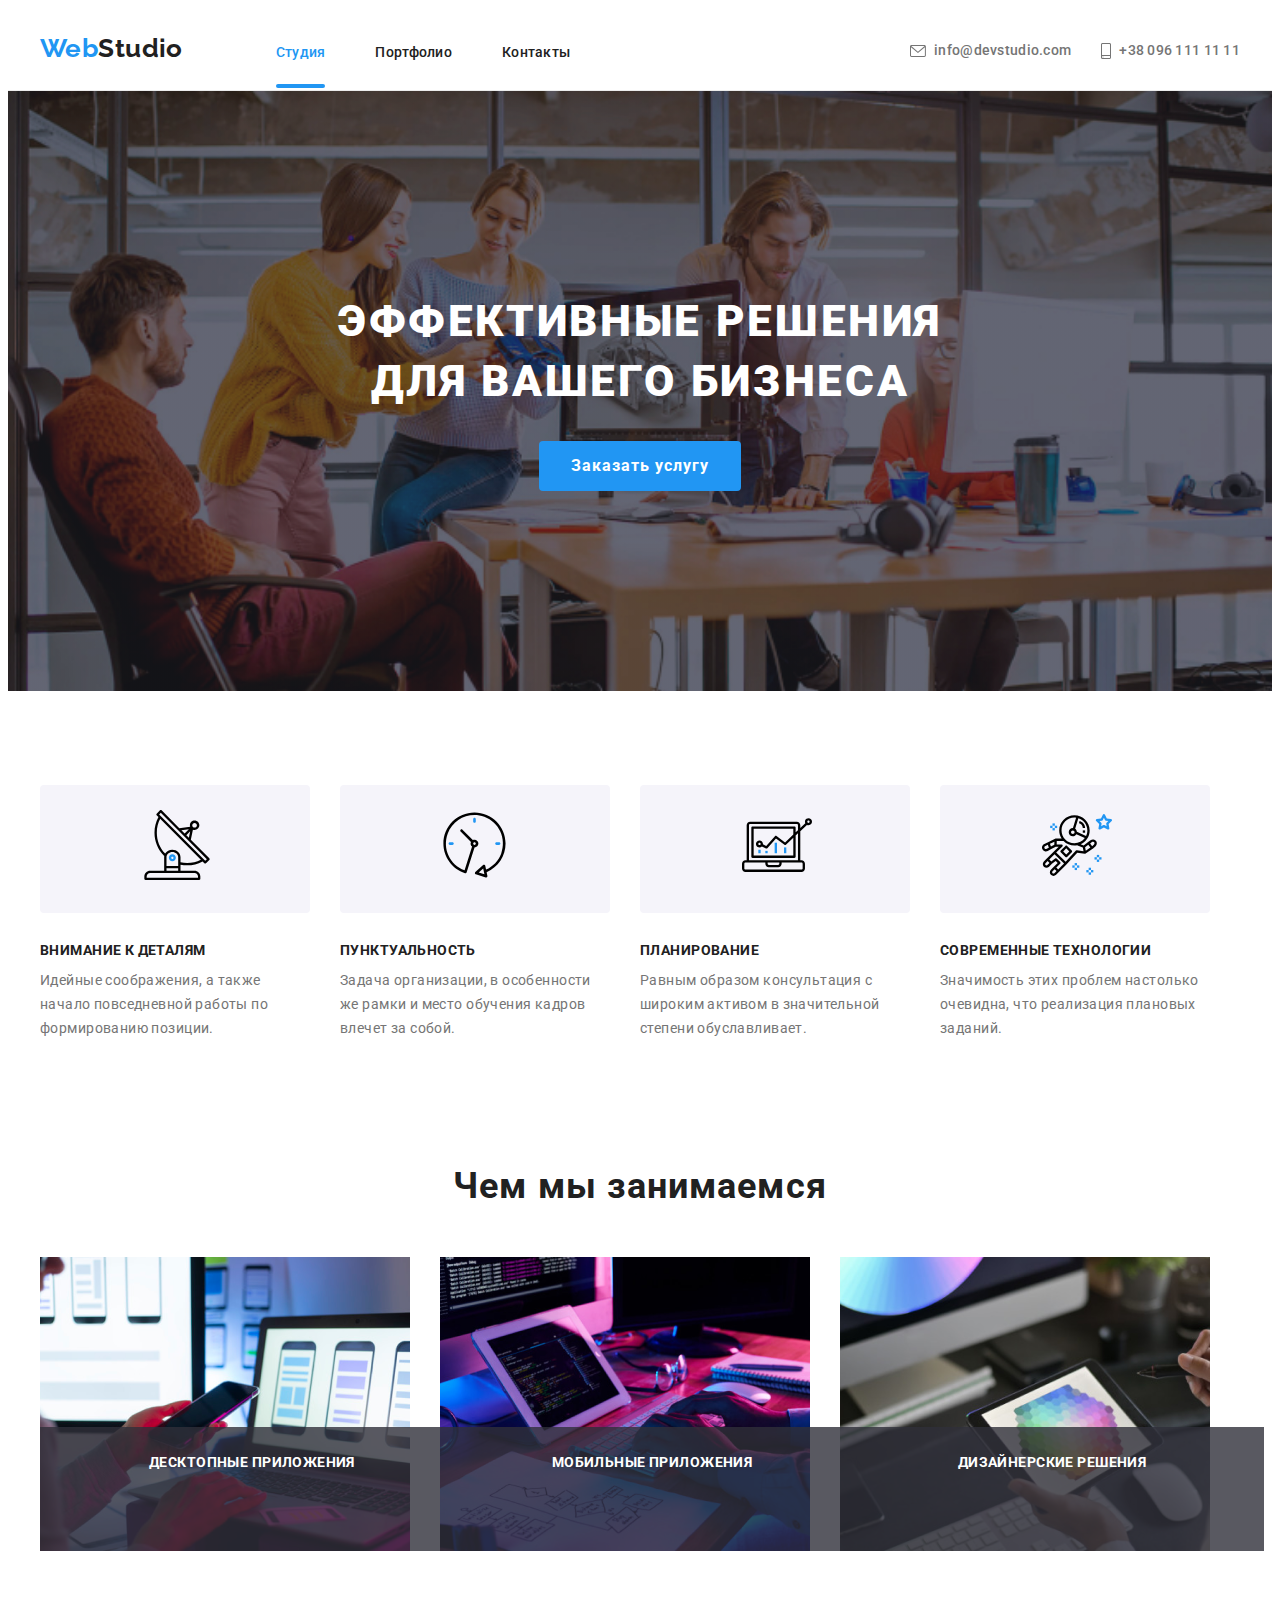
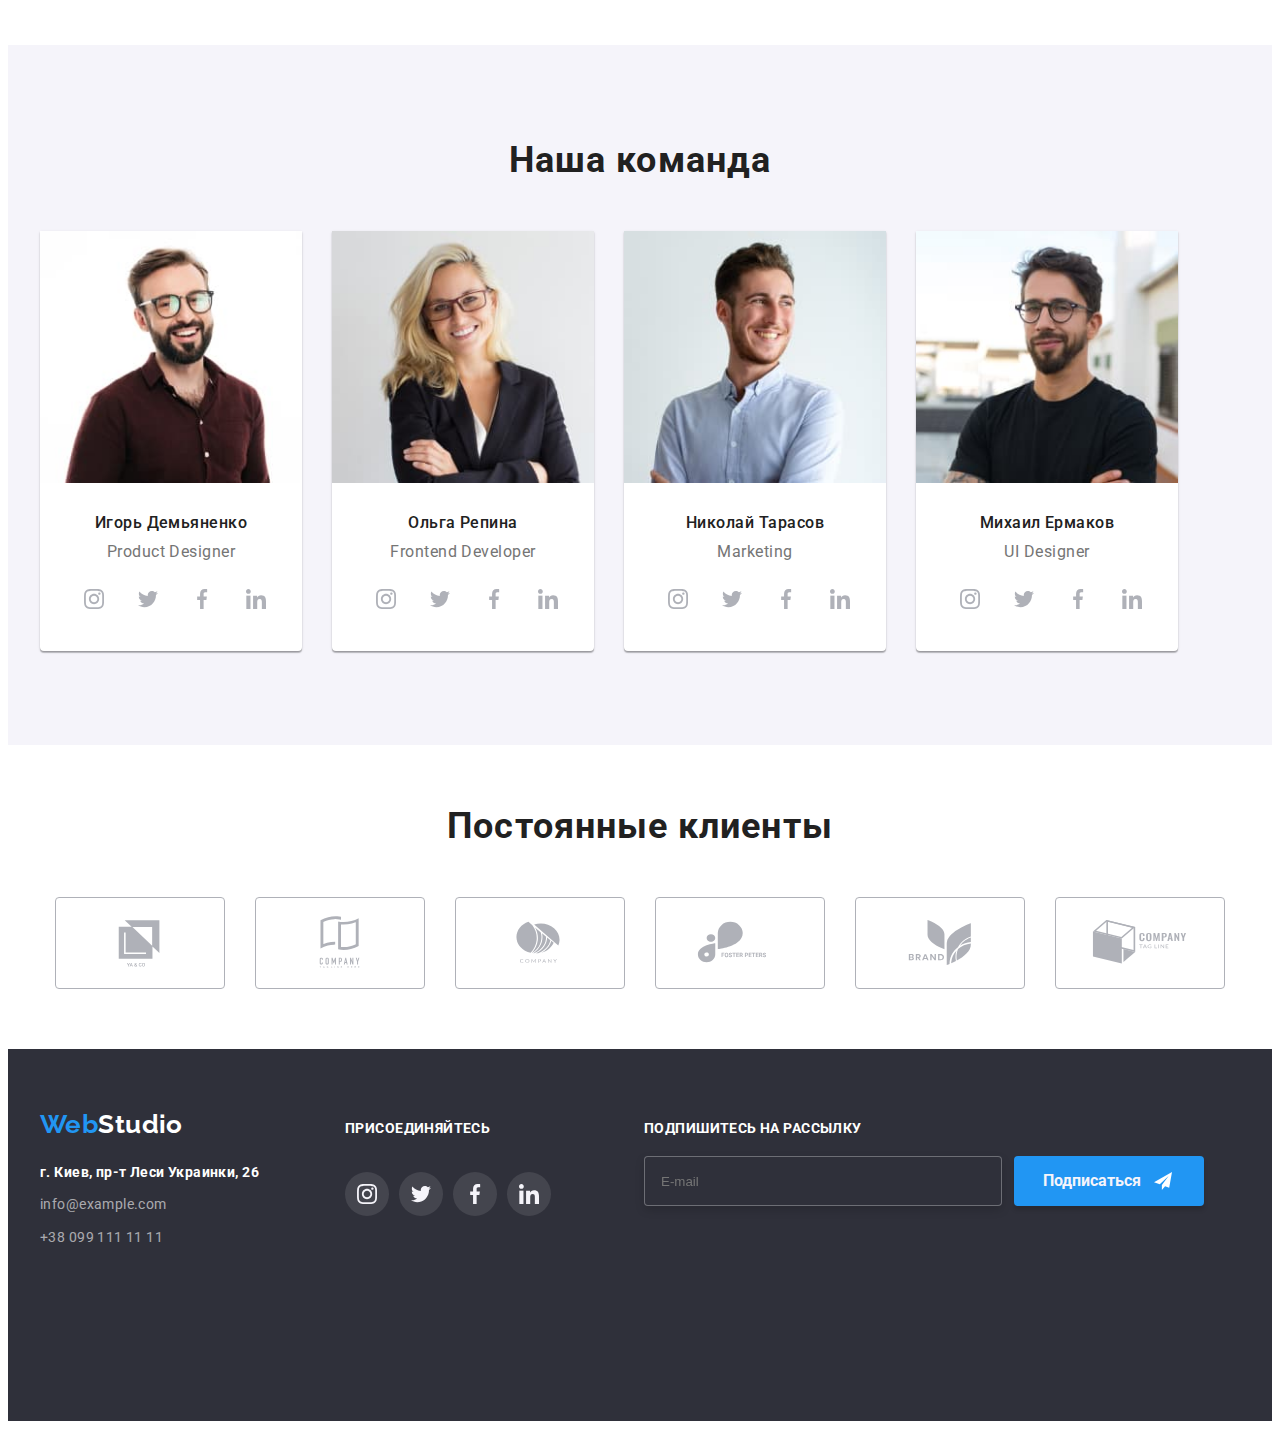
<file: index.html>
<!DOCTYPE html>
<html lang="ru">
<head>
    <meta charset="UTF-8">
    <meta name="viewport" content="width=device-width, initial-scale=1.0">
    <title>Студия</title>
    <link rel="preconnect" href="https://fonts.gstatic.com">
    <link 
    href="https://fonts.googleapis.com/css2?family=Raleway:wght@700&family=Roboto:wght@400;500;700;900&display=swap"
    rel="stylesheet">
    <link rel="stylesheet" href="https://cdnjs.cloudflare.com/ajax/libs/modern-normalize/1.1.0/modern-normalize.min.css" 
        integrity="sha512-wpPYUAdjBVSE4KJnH1VR1HeZfpl1ub8YT/NKx4PuQ5NmX2tKuGu6U/JRp5y+Y8XG2tV+wKQpNHVUX03MfMFn9Q==" 
        crossorigin="anonymous" referrerpolicy="no-referrer" />
    <link rel="stylesheet" href="./css/main.min.css" />
</head>
<body>
   <header class="header">
            <div class="container header-container">
              <nav class="navigation">
                <a class="logo link" href="./index.html" lang="en"><span class="accent">Web</span>Studio</a>
                <ul class="menu list">
                  <li class="menu__item">
                    <a class="menu__link link current transition" href="./index.html">Студия</a>
                  </li>
                  <li class="menu__item">
                    <a class="menu__link link transition" href="./portfolio.html">Портфолио</a>
                  </li>
                  <li class="menu__item">
                    <a class="menu__link link transition" href="#">Контакты</a>
                  </li>
                </ul>
              </nav>
              <button type="button" class="burger-btn" data-menu-open>
                <svg class="burger-btn__icon">
                  <use href="./images/svg/sprite.svg#icon-menu"></use>
                </svg>
              </button>
              <ul class="header-contacts list">
                <li class="header-contacts__item">
                  <a class="header-contacts__link link transition" href="mailto:info@devstudio.com">
                    <svg class="header-contacts__icon transition" width="16" height="12">
                      <use href="./images/svg/sprite.svg#icon-envelope"></use>
                    </svg>
                    info@devstudio.com
                  </a>
                </li>
                <li class="header-contacts__item">
                  <a class="header-contacts__link link transition" href="tel:+380961111111">
                    <svg class="header-contacts__icon transition" width="10" height="16">
                      <use href="./images/svg/sprite.svg#icon-smartphone"></use>
                    </svg>
                    +38 096 111 11 11
                  </a>
                </li>
              </ul>
            </div>
            <div class="mobile-menu transition" data-menu>
              <div class="container mobile-menu__container">
                <button type="button" class="mobile-menu__close-btn" data-menu-close>
                  <svg class="mobile-menu__icon">
                    <use href="./images/svg/sprite.svg#icon-close"></use>
                  </svg>
                </button>
      
                <ul class="nav-list list">
                  <li class="nav-list__item">
                    <a class="nav-list__link link current" href="./index.html">Студия</a>
                  </li>
                  <li class="nav-list__item">
                    <a class="nav-list__link link" href="./portfolio.html">Портфолио</a>
                  </li>
                  <li class="nav-list__item">
                    <a class="nav-list__link link" href="">Контакты</a>
                  </li>
                </ul>
      
                <ul class="contacts-list list">
                  <li class="contacts-list__item">
                    <a class="contacts-list__link contacts-list__link-tel link" href="tel:+380961111111"
                      >+38 096 111 11 11</a
                    >
                  </li>
                  <li class="contacts-list__item">
                    <a class="contacts-list__link link" href="mailto:info@devstudio.com"
                      >info@devstudio.com</a
                    >
                  </li>
                </ul>
      
                <ul class="media-list list">
                  <li class="media-list__item">
                    <a class="media-list__link link" href="">Instagram</a>
                  </li>
                  <li class="media-list__item">
                    <a class="media-list__link link" href="">Twitter</a>
                  </li>
                  <li class="media-list__item">
                    <a class="media-list__link link" href="">Facebook</a>
                  </li>
                  <li class="media-list__item">
                    <a class="media-list__link link" href="">LinkedIn</a>
                  </li>
                </ul>
              </div>
            </div>
          </header>
        <!--HERO-->
        <section class="hero">
            <h1 class="hero-title">эффективные решения <br> для вашего бизнеса</h1>
            <button class="main-btn" type="button" data-modal-open>Заказать услугу</button>
     </section>
        <!--COMPANY ADVANTAGES-->
        <section class="advantages">
            <div class="container">
                <ul class="advantages__list list">
                    <li class="advantages__list-item">
                        <a href="" class="advantages__list-link-icon">
                            <svg class="advantages__list-img" width="70" height="70">
                                <use href="./images/sprite-3.svg#icon-antenna-1"></use>
                            </svg>
                        </a>
                        <h3 class="advantages__list-subtitle">внимание к деталям</h3>
                    <p class="advantages__list-desc"> Идейные соображения, а также начало повседневной работы по формированию позиции.</p>
                    </li>
                    <li class="advantages__list-item">
                        <a href="" class="advantages__list-link-icon">
                            <svg class="advantages__list-img" width="65" height="70">
                                <use href="./images/sprite-3.svg#icon-clock-1"></use>
                            </svg>
                        </a>
                        <h3 class="advantages__list-subtitle"> пунктуальность</h3>
                        <p class="advantages__list-desc">  Задача организации, в особенности же рамки и место обучения кадров влечет за собой.</p>
                    </li>
                    <li class="advantages__list-item">
                        <a href="" class="advantages__list-link-icon">
                            <svg class="advantages__list-img" width="70" height="53,69">
                                <use href="./images/sprite-3.svg#icon-diagram-1"></use>
                            </svg>
                        </a>
                        <h3 class="advantages__list-subtitle">планирование</h3>
                    <p class="advantages__list-desc">Равным образом консультация с широким активом в значительной степени обуславливает.</p>
                    </li>
                    <li class="advantages__list-item">
                        <a href="" class="advantages__list-link-icon">
                            <svg class="advantages__list-img" width="70" height="70">
                                <use href="./images/sprite-3.svg#icon-astronaut-1"></use>
                            </svg>
                        </a>
                        <h3 class="advantages__list-subtitle">современные технологии</h3>
                        <p class="advantages__list-desc">Значимость этих проблем настолько очевидна, что реализация плановых заданий.</p>
                    </li>
            </div>
            
        </section>
        <!--COMPANY SERVICES-->
        <section class="services">
           <div class="container">
            <h2 class="services__title">Чем мы занимаемся</h2>
            <ul class="services__list list">
                <li class="services__list-item">
                    <img class="services__list-img" src="./images/services/service1.png" width="370" height="294" alt="руки за компьютером">
                    <div class="service__list-overlay">
                        <h3 class="service__list-overlay-title">Десктопные приложения</h3>
                    </div>
                </li>
                <li class="services__list-item">
                    <img class="services__list-img" src="./images/services/service2.png" width="370" height="294" alt="работа над приложением для смартфонов">
                    <div class="service__list-overlay">
                        <h3 class="service__list-overlay-title">Мобильные приложения</h3>
                    </div>
                </li>
                 <li class="services__list-item">
                    <img class="services__list-img" src="./images/services/service3.png" width="370" height="294" alt="работа с графикой">
                    <div class="service__list-overlay">
                        <h3 class="service__list-overlay-title">Дизайнерские решения</h3>
                    </div>
                </li>
            </ul>
           </div>
        </section>
        <!--COMPANY TEAM-->
        <section class="team">
            <div class="container">
                <h2 class="team__title">Наша команда</h2>
            <ul class="team__list list">
                <li class="team__list-item">
                    <picture>
                        <source srcset="./images/team/team-1-desktop.jpg 1x, ./images/team/team-1-desktop@2x.jpg 2x" media="(min-width: 1200px)">
                        <source srcset="./images/team/team-1-tablet.jpg 1x, ./images/team/team-1-tablet@2x.jpg 2x" media="(min-width: 768px)">
                        <source srcset="./images/team/team-1-mobile.jpg 1x, ./images/team/team-1-mobile@2x.jpg 2x" media="(min-width: 320px)">
                        <img src="./images/team/team-1-mobile.jpg" alt="фото продакт дизайнера" class="team__list-image">
                    </picture>      
                        <h3 class="team__list-name"> Игорь Демьяненко</h3>
                    <p class="team__list-desc" lang="en">Product Designer</p>
                    <ul class="social-list list">
                        <li class="social-list__item">
                            <a href="" class="social-list__link">
                                <svg class="social-list__icon">
                                    <use href="./images/sprite.svg#icon-instagram"></use>
                                </svg>
                            </a>
                        </li>
                        <li class="social-list__item">
                            <a href="" class="social-list__link">
                                <svg class="social-list__icon">
                                    <use href="./images/sprite.svg#icon-twitter"></use>
                                </svg>
                            </a>
                        </li>
                        <li class="social-list__item">
                            <a href="" class="social-list__link">
                                <svg class="social-list__icon">
                                    <use href="./images/sprite.svg#icon-facebook"></use>
                                </svg>
                            </a>
                        </li>
                        <li class="social-list__item">
                            <a href="" class="social-list__link">
                                <svg class="social-list__icon">
                                    <use href="./images/sprite.svg#icon-linkedin"></use>
                                </svg>
                            </a>
                        </li>

                    </ul>
                </li>
                <li class="team__list-item">
                    <picture>
                        <source srcset="./images/team/team-2-desktop.jpg 1x, ./images/team/team-2-desktop@2x.jpg 2x" media="(min-width: 1200px)">
                        <source srcset="./images/team/team-2-tablet.jpg 1x, ./images/team/team-2-tablet@2x.jpg 2x" media="(min-width: 768px)">
                        <source srcset="./images/team/team-2-mobile.jpg 1x, ./images/team/team-2-mobile@2x.jpg 2x" media="(min-width: 320px)">
                        <img src="./images/team/team-2-mobile.jpg" alt="фото фронтенд разработчика" class="team__list-image">
                    </picture>
                    <h3 class="team__list-name">Ольга Репина</h3>
                    <p class="team__list-desc" lang="en">Frontend Developer</p>
                    <ul class="social-list list">
                        <li class="social-list__item">
                            <a href="" class="social-list__link">
                                <svg class="social-list__icon">
                                    <use href="./images/sprite.svg#icon-instagram"></use>
                                </svg>
                            </a>
                        </li>
                        <li class="social-list__item">
                            <a href="" class="social-list__link">
                                <svg class="social-list__icon">
                                    <use href="./images/sprite.svg#icon-twitter"></use>
                                </svg>
                            </a>
                        </li>
                        <li class="social-list__item">
                            <a href="" class="social-list__link">
                                <svg class="social-list__icon">
                                    <use href="./images/sprite.svg#icon-facebook"></use>
                                </svg>
                            </a>
                        </li>
                        <li class="social-list__item">
                            <a href="" class="social-list__link">
                                <svg class="social-list__icon">
                                    <use href="./images/sprite.svg#icon-linkedin"></use>
                                </svg>
                            </a>
                        </li>

                    </ul>
                </li>
                <li class="team__list-item">
                    <picture>
                        <source srcset="./images/team/team-3-desktop.jpg 1x, ./images/team/team-3-desktop@2x.jpg 2x" media="(min-width: 1200px)">
                        <source srcset="./images/team/team-3-tablet.jpg 1x, ./images/team/team-3-tablet@2x.jpg 2x" media="(min-width: 768px)">
                        <source srcset="./images/team/team-3-mobile.jpg 1x, ./images/team/team-3-mobile@2x.jpg 2x" media="(min-width: 320px)">
                        <img src="./images/team/team-3-mobile.jpg" alt="фото маркетолога" class="team__list-image">
                    </picture>
                    <h3 class="team__list-name">Николай Тарасов</h3>
                    <p class="team__list-desc" lang="en">Marketing</p>
                    <ul class="social-list list">
                        <li class="social-list__item">
                            <a href="" class="social-list__link">
                                <svg class="social-list__icon">
                                    <use href="./images/sprite.svg#icon-instagram"></use>
                                </svg>
                            </a>
                        </li>
                        <li class="social-list__item">
                            <a href="" class="social-list__link">
                                <svg class="social-list__icon">
                                    <use href="./images/sprite.svg#icon-twitter"></use>
                                </svg>
                            </a>
                        </li>
                        <li class="social-list__item">
                            <a href="" class="social-list__link">
                                <svg class="social-list__icon">
                                    <use href="./images/sprite.svg#icon-facebook"></use>
                                </svg>
                            </a>
                        </li>
                        <li class="social-list__item">
                            <a href="" class="social-list__link">
                                <svg class="social-list__icon">
                                    <use href="./images/sprite.svg#icon-linkedin"></use>
                                </svg>
                            </a>
                        </li>

                    </ul>
                   </li>
                <li class="team__list-item">
                    <picture>
                        <source srcset="./images/team/team-4-desktop.jpg 1x, ./images/team/team-4-desktop@2x.jpg 2x" media="(min-width: 1200px)">
                        <source srcset="./images/team/team-4-tablet.jpg 1x, ./images/team/team-4-tablet@2x.jpg 2x" media="(min-width: 768px)">
                        <source srcset="./images/team/team-4-mobile.jpg 1x, ./images/team/team-4-mobile@2x.jpg 2x" media="(min-width: 320px)">
                        <img src="./images/team/team-4-mobile.jpg" alt="фото дизайнера пользовательских интерфейсов" class="team__list-image">
                    </picture>   
                    <h3 class="team__list-name">Михаил Ермаков</h3>
                    <p class="team__list-desc" lang="en">UI Designer</p>
                    <ul class="social-list list">
                        <li class="social-list__item">
                            <a href="" class="social-list__link">
                                <svg class="social-list__icon">
                                    <use href="./images/sprite.svg#icon-instagram"></use>
                                </svg>
                            </a>
                        </li>
                        <li class="social-list__item">
                            <a href="" class="social-list__link">
                                <svg class="social-list__icon">
                                    <use href="./images/sprite.svg#icon-twitter"></use>
                                </svg>
                            </a>
                        </li>
                        <li class="social-list__item">
                            <a href="" class="social-list__link">
                                <svg class="social-list__icon">
                                    <use href="./images/sprite.svg#icon-facebook"></use>
                                </svg>
                            </a>
                        </li>
                        <li class="social-list__item">
                            <a href="" class="social-list__link">
                                <svg class="social-list__icon">
                                    <use href="./images/sprite.svg#icon-linkedin"></use>
                                </svg>
                            </a>
                        </li>

                    </ul>
                </li>
            </ul>
            </div>
        </section>
    </main>
    <!--CUSTOMERS-->
    <section class="customers">
        <div class="container">
            <h2 class="customers__title">Постоянные клиенты</h2>
            <ul class="customers__list list">
                <li class="customers__list-item">
                    <a href="" class="customers__list-link">
                        <svg class="customers__list-img">
                            <use href="./images/sprite.svg#icon-Logo"></use>
                        </svg>
                    </a>
                </li>
                <li class="customers__list-item">
                    <a href="" class="customers__list-link">
                        <svg class="customers__list-img">
                            <use href="./images/sprite.svg#icon-Logo-1"></use>
                        </svg>
                    </a>
                </li>
                <li class="customers__list-item">
                    <a href="" class="customers__list-link">
                        <svg class="customers__list-img">
                            <use href="./images/sprite.svg#icon-Logo-2"></use>
                        </svg>
                    </a>
                </li>
                <li class="customers__list-item">
                    <a href="" class="customers__list-link">
                        <svg class="customers__list-img">
                            <use href="./images/sprite.svg#icon-Logo-3"></use>
                        </svg>
                    </a>
                </li>
                <li class="customers__list-item">
                    <a href="" class="customers__list-link">
                        <svg class="customers__list-img">
                            <use href="./images/sprite.svg#icon-Logo-4"></use>
                        </svg>
                    </a>
                </li>
                <li class="customers__list-item">
                    <a href="" class="customers__list-link">
                        <svg class="customers__list-img">
                            <use href="./images/sprite.svg#icon-Logo-5"></use>
                        </svg>
                    </a>
                </li>
            </ul>
        </div>

    </section>
    <!--FOOTER-->
    <footer class="footer">
        <div class="container">
            <div class="content-wrapper">
                <div class="footer-address">
                    <a class="logo link" href="./index.html" lang="en"><span class="accent">Web</span><span class="logo-reverse">Studio</span></a>
                <address class="adress">
                    <ul class="adress__list list">
                        <li class="adress__list-item">
                            <a class="adress__link-main link" href="https://goo.gl/maps/fexX8swV8cYwK8N79" target="_blank" rel="noopener noreferrer"><b>г. Киев, пр-т Леси Украинки, 26</b></a>
                        </li>
                        <li class="adress__list-item">
                            <a class="adress__link link" href="mailto:info@example.com">info@example.com</a>
                        </li>
                        <li class="adress__list-item">
                            <a class="adress__link link" href="tel:+380991111111">+38 099 111 11 11</a>
                        </li>
                    </ul>
                </address>
            </div>
            <div class="join-us">
                <b class="join-us__slogan">Присоединяйтесь</b>
                <ul class="social-list list">
                    <li class="social-list__item">
                        <a href="" class="social-list__link">
                            <svg class="social-list__icon">
                                <use href="./images/sprite.svg#icon-instagram"></use>
                            </svg>
                        </a>
                    </li>
                    <li class="social-list__item">
                        <a class="social-list__link" href="">
                            <svg class="social-list__icon">
                                <use href="./images/sprite.svg#icon-twitter"></use>
                            </svg>
                        </a>
                    </li>
                    <li class="social-list__item">
                        <a href="" class="social-list__link">
                            <svg class="social-list__icon">
                                <use href="./images/sprite.svg#icon-facebook"></use>
                            </svg>
                        </a>
                    </li>
                    <li class="social-list__item">
                        <a href="" class="social-list__link">
                            <svg class="social-list__icon">
                                <use href="./images/sprite.svg#icon-linkedin"></use>
                            </svg>
                        </a>
                    </li>
                    </ul>
                </div>
            </div>
            
        <div class="footer-submit">
            <p class="footer-form__head">Подпишитесь на рассылку</p>
            <form action="#" class="footer-form">
                <input type="email" class="footer-form__input" placeholder="E-mail" name="user-email" required>
                <button type="submit" class="footer-form__btn">Подписаться
                    <svg class="footer-form__svg" width="24" height="24">
                        <use href="./images/form.svg#icon-icon-send"></use>
                    </svg>                                     
                </button>                
            </form>
            </div>
        </div>
    </footer>

    <div class="backdrop is-hidden" data-modal>
        <div class="modal">
            <button type="button" class="modal__close-btn" data-modal-close>
                <svg class="modal__close-btn-svg" width="11" height="11">
                    <use href="./images/vector.svg#icon-Vector"></use>
                </svg>
            </button>
            <form class="modal-form">
                <p class="modal-form__head">Оставьте свои данные, мы вам перезвоним</p>
                <label class="modal-form__field">
                   <p class="modal-form__name"> Имя </p> 
                    <span class="modal-form__input-wrapper">
                        <input type="text" class="modal-form__input" name="user-name" minlength="2"
                        pattern="[a-zA-Zа-яёА-ЯЁ]+" title="Имя должно содержать символы кирилицы или латиницы" required>
                    <svg class="modal-form__icon">
                        <use href="./images/form.svg#icon-person-black-18dp-1"></use>
                    </svg> 
                    </span>
                </label>
                <label class="modal-form__field">
                    Телефон
                    <span class="modal-form__input-wrapper">
                        <input type="tel" class="modal-form__input" name="user-name" 
                        pattern="[0-9]{3}-[0-9]{3}-[0-9]{2}-[0-9]{2}" title="096-000-00-00" required>
                        <svg class="modal-form__icon">
                            <use href="./images/form.svg#icon-phone-black-18dp-1"></use>
                        </svg> 
                    </span>
                   </label>
                <label class="modal-form__field">
                    Почта
                    <span class="modal-form__input-wrapper">
                        <input type="email" class="modal-form__input" name="user-email" required>
                    <svg class="modal-form__icon">
                        <use href="./images/form.svg#icon-email-black-18dp-1"></use>
                    </svg> 
                    </span>
                </label>
                <label class="modal-form__field">
                    Комментарий
                   <textarea name="user-message" class="user-form-message" placeholder="Введите текст"></textarea>
                </label>
                <input type="checkbox" class="modal-form__checkbox visually-hidden" id="accept-policy">
                <label for="accept-policy" class="modal-form__checkbox-label">Соглашаюсь с рассылкой и принимаю&nbsp;<a href="#" class="modal-form__label-link">Условия договора</a></label>
                <button type="submit" class="modal-form__btn">Отправить</button>
            </form>
        </div>
    </div>
    <script src="./js/modal.js"></script>
    <script src="./js/menu.js"></script>
</body>
</html>
</file>
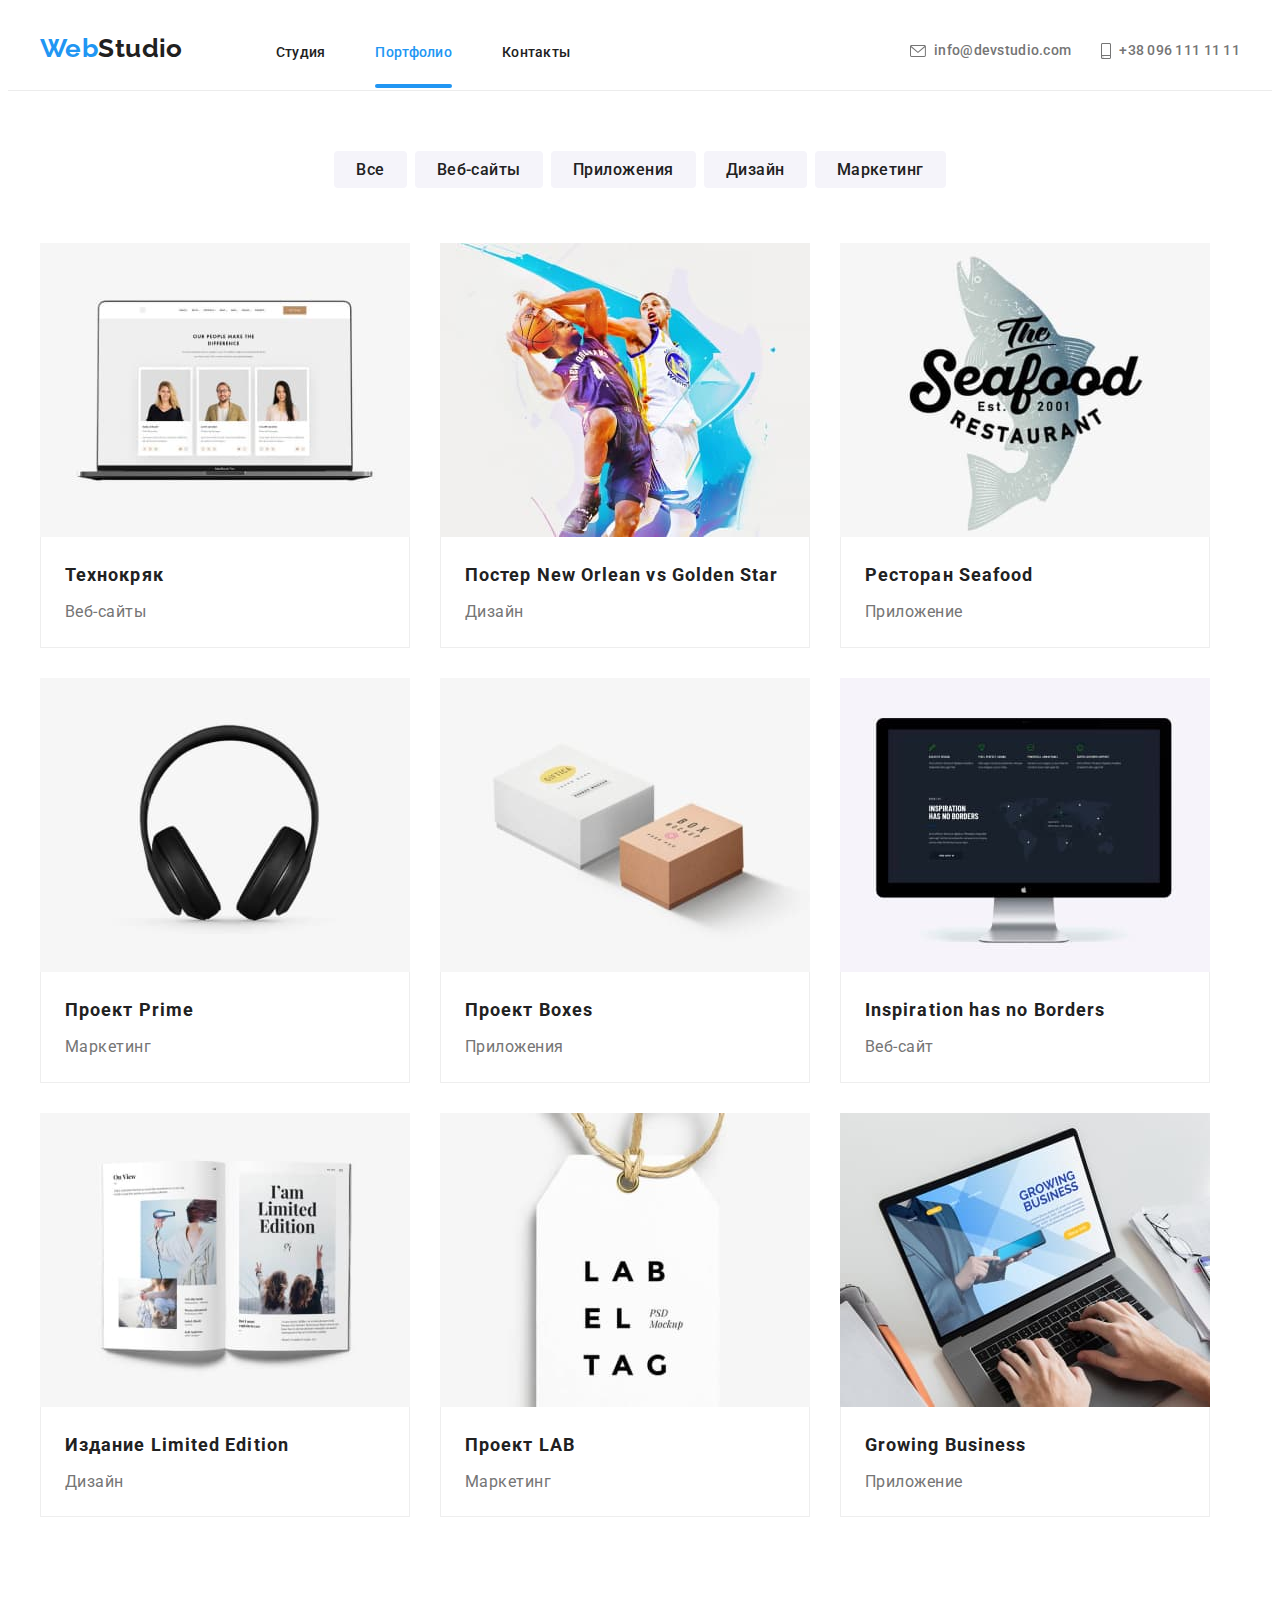
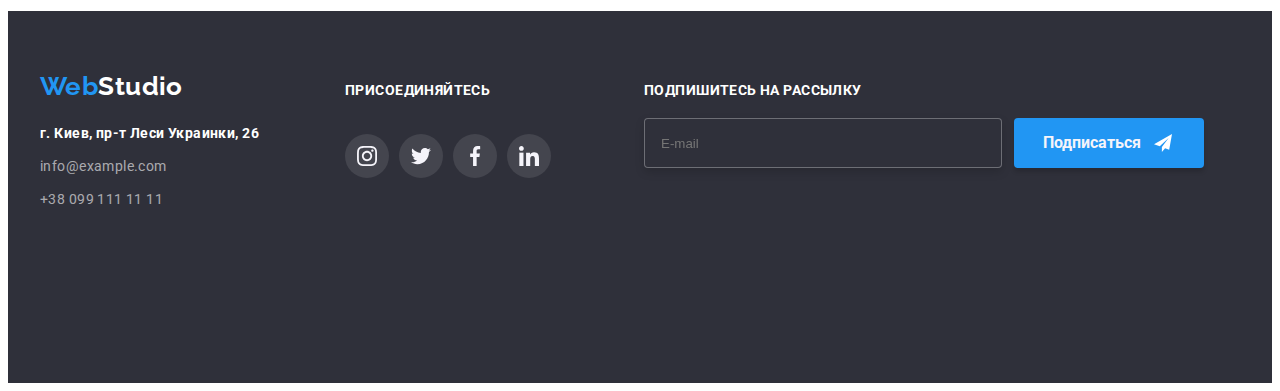
<file: portfolio.html>
<!DOCTYPE html>
<html lang="ru">
    <head>
        <meta charset="UTF-8">
        <meta name="viewport" content="width=device-width, initial-scale=1.0">
        <title>Портфолио</title>
        <link 
        href="https://fonts.googleapis.com/css2?family=Raleway:wght@700&family=Roboto:wght@400;500;700;900&display=swap" 
        rel="stylesheet">
        <link rel="stylesheet" href="https://cdnjs.cloudflare.com/ajax/libs/modern-normalize/1.1.0/modern-normalize.min.css" 
        integrity="sha512-wpPYUAdjBVSE4KJnH1VR1HeZfpl1ub8YT/NKx4PuQ5NmX2tKuGu6U/JRp5y+Y8XG2tV+wKQpNHVUX03MfMFn9Q==" 
        crossorigin="anonymous" referrerpolicy="no-referrer" />
        <link rel="stylesheet" href="./css/main.min.css" />
    </head>
<body>
 <header class="header">
    <div class="container header-container">
      <nav class="navigation">
        <a class="logo link" href="./index.html" lang="en"><span class="accent">Web</span>Studio</a>
        <ul class="menu list">
          <li class="menu__item">
            <a class="menu__link link transition" href="./index.html">Студия</a>
          </li>
          <li class="menu__item">
            <a class="menu__link link current  transition" href="./portfolio.html">Портфолио</a>
          </li>
          <li class="menu__item">
            <a class="menu__link link transition" href="#">Контакты</a>
          </li>
        </ul>
      </nav>
      <button type="button" class="burger-btn" data-menu-open>
        <svg class="burger-btn__icon">
          <use href="./images/svg/sprite.svg#icon-menu"></use>
        </svg>
      </button>
      <ul class="header-contacts list">
        <li class="header-contacts__item">
          <a class="header-contacts__link link transition" href="mailto:info@devstudio.com">
            <svg class="header-contacts__icon transition" width="16" height="12">
              <use href="./images/svg/sprite.svg#icon-envelope"></use>
            </svg>
            info@devstudio.com
          </a>
        </li>
        <li class="header-contacts__item">
          <a class="header-contacts__link link transition" href="tel:+380961111111">
            <svg class="header-contacts__icon transition" width="10" height="16">
              <use href="./images/svg/sprite.svg#icon-smartphone"></use>
            </svg>
            +38 096 111 11 11
          </a>
        </li>
      </ul>
    </div>
    <div class="mobile-menu transition" data-menu>
      <div class="container mobile-menu__container">
        <button type="button" class="mobile-menu__close-btn" data-menu-close>
          <svg class="mobile-menu__icon">
            <use href="./images/svg/sprite.svg#icon-close"></use>
          </svg>
        </button>

        <ul class="nav-list list">
          <li class="nav-list__item">
            <a class="nav-list__link link" href="./index.html">Студия</a>
          </li>
          <li class="nav-list__item">
            <a class="nav-list__link link current" href="./portfolio.html">Портфолио</a>
          </li>
          <li class="nav-list__item">
            <a class="nav-list__link link" href="">Контакты</a>
          </li>
        </ul>

        <ul class="contacts-list list">
          <li class="contacts-list__item">
            <a class="contacts-list__link contacts-list__link-tel link" href="tel:+380961111111"
              >+38 096 111 11 11</a
            >
          </li>
          <li class="contacts-list__item">
            <a class="contacts-list__link link" href="mailto:info@devstudio.com"
              >info@devstudio.com</a
            >
          </li>
        </ul>

        <ul class="media-list list">
          <li class="media-list__item">
            <a class="media-list__link link" href="">Instagram</a>
          </li>
          <li class="media-list__item">
            <a class="media-list__link link" href="">Twitter</a>
          </li>
          <li class="media-list__item">
            <a class="media-list__link link" href="">Facebook</a>
          </li>
          <li class="media-list__item">
            <a class="media-list__link link" href="">LinkedIn</a>
          </li>
        </ul>
      </div>
    </div>
  </header>
<main>
    <main>
        <section class="portfolio">
            <div class="container">
                <!-- <h1 class="main-title is-hidden">Проекты портфолио</h1> -->
            <ul class="portfolio__menu-btn list">
                <li class="portfolio__menu-btn-list"> 
                    <button class="portfolio__menu-button" type="button">Все</button>
                </li>
                <li class="portfolio__menu-btn-list">
                    <button class="portfolio__menu-button" type="button">Веб-сайты</button>
                </li>
                <li class="portfolio__menu-btn-list">
                    <button class="portfolio__menu-button" type="button">Приложения</button>
                </li>
                <li class="portfolio__menu-btn-list">
                    <button class="portfolio__menu-button" type="button">Дизайн</button>
                </li>
                <li class="portfolio__menu-btn-list">
                    <button class="portfolio__menu-button" type="button">Маркетинг</button>
                </li>
            </ul>
            <!--Список проектов портфолио-->
            <h2 class="projects__title" hidden> Портфолио проектов</h2>
            <ul class="projects__list list">
                 <li class="projects__list-item"> 
                     <a class="projects__list-link projects__list-link-wrapper link" href="#">
                        <div class="projects__list-card-img">
                            <picture>
                                <source srcset="./images/portfolio/project-1-desktop.jpg 1x, ./images/portfolio/project-1-desktop@2x.jpg 2x" media="(min-width: 1200px)">
                                <source srcset="./images/portfolio/project-1-tablet.jpg 1x, ./images/portfolio/project-1-tablet@2x.jpg 2x" media="(min-width: 768px)">
                                <source srcset="./images/portfolio/project-1-mobile.jpg 1x, ./images/portfolio/project-1-mobile@2x.jpg 2x" media="(min-width: 320px)">
                                <img src="./images/portfolio/project-1-mobile.jpg" alt="изображение проекта технокряк на ноутбуке" class="projects__list-item-img">
                            </picture> 
                            <p class="projects__list-overlay">Технокряк это современная площадка распространения 
                                коронавируса. Компании используют эту 
                                платформу для цифрового шпионажа и атак
                                 на защищённые сервера конкурентов.</p>
                        </div>
                        <div class="projects__list-card-content">
                            <h3 class="projects__list-name">Технокряк</h3>
                        <p class="projects__list-desc">Веб-сайты</p>
                        </div>
                     </a>                     
                </li>              
                <li class="projects__list-item">
                    <a class="projects__list-link projects__list-link-wrapper link" href="#">
                        <div class="projects__list-card-img">
                            <picture>
                                <source srcset="./images/portfolio/project-2-desktop.jpg 1x, ./images/portfolio/project-2-desktop@2x.jpg 2x" media="(min-width: 1200px)">
                                <source srcset="./images/portfolio/project-2-tablet.jpg 1x, ./images/portfolio/project-2-tablet@2x.jpg 2x" media="(min-width: 768px)">
                                <source srcset="./images/portfolio/project-2-mobile.jpg 1x, ./images/portfolio/project-2-mobile@2x.jpg 2x" media="(min-width: 320px)">
                                <img src="./images/portfolio/project-2-mobile.jpg" alt="постер нью-орлеан и голден стар" class="projects__list-item-img">
                            </picture> 
                            <p class="projects__list-overlay">Технокряк это современная площадка распространения 
                                коронавируса. Компании используют эту 
                                платформу для цифрового шпионажа и атак
                                 на защищённые сервера конкурентов.</p>
                        </div>
                         <div class="projects__list-card-content">
                            <h3 class="projects__list-name">Постер <span lang="en">New Orlean vs Golden Star</span></h3>
                            <p class="projects__list-desc">Дизайн</p> 
                         </div>
                    </a>                    
               </li>                
               <li class="projects__list-item">
                <a class="projects__list-link projects__list-link-wrapper link" href="#">
                    <div class="projects__list-card-img">
                        <picture>
                            <source srcset="./images/portfolio/project-3-desktop.jpg 1x, ./images/portfolio/project-3-desktop@2x.jpg 2x" media="(min-width: 1200px)">
                            <source srcset="./images/portfolio/project-3-tablet.jpg 1x, ./images/portfolio/project-3-tablet@2x.jpg 2x" media="(min-width: 768px)">
                            <source srcset="./images/portfolio/project-3-mobile.jpg 1x, ./images/portfolio/project-3-mobile@2x.jpg 2x" media="(min-width: 320px)">
                            <img src="./images/portfolio/project-3-mobile.jpg" alt="эмблема ресторана сифуд" class="projects__list-item-img">
                        </picture> 
                        <p class="projects__list-overlay">Технокряк это современная площадка распространения 
                            коронавируса. Компании используют эту 
                            платформу для цифрового шпионажа и атак
                             на защищённые сервера конкурентов.</p>
                       </div>
                        <div class="projects__list-card-content">
                            <h3 class="projects__list-name"> Ресторан <span lang="en">Seafood</span></h3>
                        <p class="projects__list-desc">Приложение</p>
                        </div>
                </a>                    
                </li>
                <li class="projects__list-item">
                    <a class="projects__list-link projects__list-link-wrapper link" href="#">
                        <div class="projects__list-card-img">
                            <picture>
                                <source srcset="./images/portfolio/project-4-desktop.jpg 1x, ./images/portfolio/project-4-desktop@2x.jpg 2x" media="(min-width: 1200px)">
                                <source srcset="./images/portfolio/project-4-tablet.jpg 1x, ./images/portfolio/project-4-tablet@2x.jpg 2x" media="(min-width: 768px)">
                                <source srcset="./images/portfolio/project-4-mobile.jpg 1x, ./images/portfolio/project-4-mobile@2x.jpg 2x" media="(min-width: 320px)">
                                <img src="./images/portfolio/project-4-mobile.jpg" alt="наушники" class="projects__list-item-img">
                            </picture>
                            <p class="projects__list-overlay">Технокряк это современная площадка распространения 
                                коронавируса. Компании используют эту 
                                платформу для цифрового шпионажа и атак
                                 на защищённые сервера конкурентов.</p>
                        </div>
                        <div class="projects__list-card-content">
                            <h3 class="projects__list-name">Проект <span lang="en">Prime</span></h3>
                        <p class="projects__list-desc">Маркетинг</p>
                        </div>
                    </a>
                    
                </li>
                <li class="projects__list-item">
                    <a class="projects__list-link projects__list-link-wrapper link" href="#">
                        <div class="projects__list-card-img">
                            <picture>
                                <source srcset="./images/portfolio/project-5-desktop.jpg 1x, ./images/portfolio/project-5-desktop@2x.jpg 2x" media="(min-width: 1200px)">
                                <source srcset="./images/portfolio/project-5-tablet.jpg 1x, ./images/portfolio/project-5-tablet@2x.jpg 2x" media="(min-width: 768px)">
                                <source srcset="./images/portfolio/project-5-mobile.jpg 1x, ./images/portfolio/project-5-mobile@2x.jpg 2x" media="(min-width: 320px)">
                                <img src="./images/portfolio/project-5-mobile.jpg" alt="две коробочки" class="projects__list-item-img">
                            </picture> 
                            <p class="projects__list-overlay">Технокряк это современная площадка распространения 
                                коронавируса. Компании используют эту 
                                платформу для цифрового шпионажа и атак
                                 на защищённые сервера конкурентов.</p>
                        </div>
                          <div class="projects__list-card-content">
                            <h3 class="projects__list-name">Проект <span lang="en">Boxes</span></h3>
                            <p class="projects__list-desc">Приложения</p>
                          </div>
                    </a>                   
                </li>
                <li class="projects__list-item">
                    <a class="projects__list-link projects__list-link-wrapper link" href="#">
                        <div class="projects__list-card-img">
                            <picture>
                                <source srcset="./images/portfolio/project-6-desktop.jpg 1x, ./images/portfolio/project-6-desktop@2x.jpg 2x" media="(min-width: 1200px)">
                                <source srcset="./images/portfolio/project-6-tablet.jpg 1x, ./images/portfolio/project-6-tablet@2x.jpg 2x" media="(min-width: 768px)">
                                <source srcset="./images/portfolio/project-6-mobile.jpg 1x, ./images/portfolio/project-6-mobile@2x.jpg 2x" media="(min-width: 320px)">
                                <img src="./images/portfolio/project-6-mobile.jpg" alt="веб-сайт инспирейшен хез ноу бордерс открытый в браузере на экране" class="projects__list-item-img">
                            </picture> 
                            <p class="projects__list-overlay">Технокряк это современная площадка распространения 
                                коронавируса. Компании используют эту 
                                платформу для цифрового шпионажа и атак
                                 на защищённые сервера конкурентов.</p>
                           </div>
                            <div class="projects__list-card-content">
                                <h3 class="projects__list-name"> <span lang="en">Inspiration has no Borders</span> </h3>
                            <p class="projects__list-desc">Веб-сайт</p>
                            </div>
                    </a>                   
                </li>
                <li class="projects__list-item">
                    <a class="projects__list-link projects__list-link-wrapper link" href="#">
                        <div class="projects__list-card-img"> 
                            <picture>
                                <source srcset="./images/portfolio/project-7-desktop.jpg 1x, ./images/portfolio/project-7-desktop@2x.jpg 2x" media="(min-width: 1200px)">
                                <source srcset="./images/portfolio/project-7-tablet.jpg 1x, ./images/portfolio/project-7-tablet@2x.jpg 2x" media="(min-width: 768px)">
                                <source srcset="./images/portfolio/project-7-mobile.jpg 1x, ./images/portfolio/project-7-mobile@2x.jpg 2x" media="(min-width: 320px)">
                                <img src="./images/portfolio/project-7-mobile.jpg" alt="открытое издание лимитед едишн" class="projects__list-item-img">
                            </picture> 
                            <p class="projects__list-overlay">Технокряк это современная площадка распространения 
                                коронавируса. Компании используют эту 
                                платформу для цифрового шпионажа и атак
                                 на защищённые сервера конкурентов.</p>
                           </div>
                            <div class="projects__list-card-content">
                                <h3 class="projects__list-name">Издание <span lang="en">Limited Edition</span></h3>
                            <p class="projects__list-desc">Дизайн</p>
                            </div>
                    </a>                   
                </li>
                <li class="projects__list-item">
                    <a class="projects__list-link projects__list-link-wrapper link" href="#">
                        <div class="projects__list-card-img">
                            <picture>
                                <source srcset="./images/portfolio/project-8-desktop.jpg 1x, ./images/portfolio/project-8-desktop@2x.jpg 2x" media="(min-width: 1200px)">
                                <source srcset="./images/portfolio/project-8-tablet.jpg 1x, ./images/portfolio/project-8-tablet@2x.jpg 2x" media="(min-width: 768px)">
                                <source srcset="./images/portfolio/project-8-mobile.jpg 1x, ./images/portfolio/project-8-mobile@2x.jpg 2x" media="(min-width: 320px)">
                                <img src="./images/portfolio/project-8-mobile.jpg" alt="бирка с названием проекта лаб" class="projects__list-item-img">
                            </picture> 
                            <p class="projects__list-overlay">Технокряк это современная площадка распространения 
                                коронавируса. Компании используют эту 
                                платформу для цифрового шпионажа и атак
                                 на защищённые сервера конкурентов.</p>
                           </div>
                           <div class="projects__list-card-content">
                                <h3 class="projects__list-name">Проект <span lang="en">LAB</span></h3>
                            <p class="projects__list-desc">Маркетинг</p>
                           </div>
                    </a>                   
                </li>
                <li class="projects__list-item">
                    <a class="projects__list-link projects__list-link-wrapper link" href="#">
                        <div class="projects__list-card-img">
                            <picture>
                                <source srcset="./images/portfolio/project-9-desktop.jpg 1x, ./images/portfolio/project-9-desktop@2x.jpg 2x" media="(min-width: 1200px)">
                                <source srcset="./images/portfolio/project-9-tablet.jpg 1x, ./images/portfolio/project-9-tablet@2x.jpg 2x" media="(min-width: 768px)">
                                <source srcset="./images/portfolio/project-9-mobile.jpg 1x, ./images/portfolio/project-9-mobile@2x.jpg 2x" media="(min-width: 320px)">
                                <img src="./images/portfolio/project-9-mobile.jpg" alt="приложение гроуин бизнес открытое в браузере на ноутбуке пользователя" class="projects__list-item-img">
                            </picture> 
                            <p class="projects__list-overlay">Технокряк это современная площадка распространения 
                                коронавируса. Компании используют эту 
                                платформу для цифрового шпионажа и атак
                                 на защищённые сервера конкурентов.</p>
                           </div>
                           <div class="projects__list-card-content">
                                <h3 class="projects__list-name"> <span lang="en">Growing Business</span> </h3>
                            <p class="projects__list-desc">Приложение</p> 
                           </div>
                    </a>
                </li>
            </ul> 
            </div>
        </section>
    </main>
    <!--FOOTER-->
    <footer class="footer">
        <div class="container">
            <div class="content-wrapper">
            <div class="footer-address">
                <a class="logo link" href="./index.html" lang="en"><span class="accent">Web</span><span class="logo-reverse">Studio</span></a>
            <address class="adress">
                <ul class="adress__list list">
                    <li class="adress__list-item">
                        <a class="adress__link-main link" href="https://goo.gl/maps/fexX8swV8cYwK8N79" target="_blank" rel="noopener noreferrer"><b>г. Киев, пр-т Леси Украинки, 26</b></a>
                    </li>
                    <li class="adress__list-item">
                        <a class="adress__link link" href="mailto:info@example.com">info@example.com</a>
                    </li>
                    <li class="adress__list-item">
                        <a class="adress__link link" href="tel:+380991111111">+38 099 111 11 11</a>
                    </li>
                </ul>
            </address>
    </div>
        <div class="join-us">
            <b class="join-us__slogan">Присоединяйтесь</b>
            <ul class="social-list list">
                <li class="social-list__item">
                    <a href="" class="social-list__link">
                        <svg class="social-list__icon">
                            <use href="./images/sprite.svg#icon-instagram"></use>
                        </svg>
                    </a>
                </li>
                <li class="social-list__item">
                    <a class="social-list__link" href="">
                        <svg class="social-list__icon">
                            <use href="./images/sprite.svg#icon-twitter"></use>
                        </svg>
                    </a>
                </li>
                <li class="social-list__item">
                    <a href="" class="social-list__link">
                        <svg class="social-list__icon">
                            <use href="./images/sprite.svg#icon-facebook"></use>
                        </svg>
                    </a>
                </li>
                <li class="social-list__item">
                    <a href="" class="social-list__link">
                        <svg class="social-list__icon">
                            <use href="./images/sprite.svg#icon-linkedin"></use>
                        </svg>
                    </a>
                </li>
                </ul>
            </div>
            </div>
            <div class="footer-submit">
                <p class="footer-form__head">Подпишитесь на рассылку</p>
                <form action="#" class="footer-form">
                    <input type="email" class="footer-form__input" placeholder="E-mail" name="user-email" required>
                    <button type="submit" class="footer-form__btn">Подписаться
                        <svg class="footer-form__svg" width="24" height="24">
                            <use href="./images/form.svg#icon-icon-send"></use>
                        </svg>                                     
                    </button>                
                </form>
            </div>
        </div>
    </footer>
    <script src="./js/menu.js"></script>
</body>
</html>
</file>
<file: css/main.min.css>
:root{--main-text-color: #212121;--secondary-text-color:  #757575;--accent-color: #2196f3;--title-light-color: #FFFF;--secondary-background-color: #F5F4FA;--services-bg: rgba(47, 48, 58, 0.8);--footer-bg-color: #2F303A;--transition-timing: 250ms cubic-bezier(0.4, 0, 0.2, 1)}.visually-hidden{position:absolute !important;clip:rect(1px 1px 1px 1px);clip:rect(1px, 1px, 1px, 1px);padding:0 !important;border:0 !important;height:1px !important;width:1px !important;overflow:hidden}h1,h2,h3,h4,h5,h6,p{margin-top:0;margin-bottom:0}ul,ol{margin-top:0;margin-bottom:0;padding-left:0}img{display:block}.list{list-style-type:none}.link{text-decoration:none;color:inherit}body{font-family:roboto, sans-serif;font-style:normal;font-weight:400;font-size:14px;line-height:1.7;letter-spacing:0.03em;color:var(--main-text-color);background-color:var(--main-bg-color)}.section{padding-top:130px;padding-bottom:130px}.container{padding-left:15px;padding-right:15px;margin:0 auto}@media screen and (min-width: 480px){.container{width:480px;padding:0 15px;margin:0 auto}}@media screen and (min-width: 768px){.container{width:768px}}@media screen and (min-width: 1200px){.container{width:1200px}}.logo{font-family:Raleway, sans-serif;font-weight:700;font-size:26px;line-height:1.2;text-decoration:none;color:var(--main-text-color)}.logo>.accent{color:var(--accent-color)}.social-list__icon{width:20px;height:20px}.social-list__link{display:flex;align-items:center;justify-content:center;width:44px;height:44px;border-radius:50%;background-color:var(--title-light-color);fill:#AFB1B8;transition:background-color var(--transition-timing)}.social-list__link:hover,.social-list__link:focus{background-color:var(--accent-color);fill:var(--title-light-color)}.social-list{display:flex;justify-content:space-between;padding:16px 122px 24px 122px}@media screen and (min-width: 768px) and (max-width: 1199px){.social-list{padding:16px 74px 0px 74px}}@media screen and (min-width: 1200px){.social-list{padding:16px 32px 0px 32px}}.backdrop{position:fixed;top:0;left:0;width:100vw;height:100vh;background-color:rgba(0,0,0,0.2);transition:opacity 250ms linear, visibility 250ms linear}.is-hidden{opacity:0;visibility:hidden;pointer-events:none}.modal{position:absolute;left:50%;top:50%;width:528px;height:580px;background-color:var(--title-light-color);transform:translate(-50%, -50%);padding:40px}.modal__close-btn{position:absolute;top:8px;right:8px;width:30px;height:30px;border-radius:50%;background:var(--title-light-color);border:1px solid rgba(0,0,0,0.1);background-color:transparent;cursor:pointer;padding:0}.modal__close-btn:hover,.modal__close-btn:focus{fill:var(--accent-color)}.modal__close-button-svg{width:11px;height:11px}@media screen and (min-width: 480px){.modal{width:450px;height:609px;position:absolute;top:50%;left:50%;transform:translate(-50%, -50%) scale(1)}}@media screen and (min-width: 1200px){.modal{width:528px;height:581px}.modal-form__head{font-size:700;font-weight:20px;line-height:1.15;letter-spacing:.03em}.modal-form__checkbox-label{display:flex;justify-content:center;align-items:center;font-size:12px;font-weight:400;line-height:1.16;letter-spacing:.03em;color:var(--third-color);margin-bottom:30px}}.modal-form{display:flex;flex-direction:column}.modal-form__btn{align-self:center;width:200px;height:50px;background:var(--accent-color);box-shadow:0px 4px 4px rgba(0,0,0,0.15);border-radius:4px;font-family:Roboto;font-style:normal;font-weight:bold;font-size:16px;line-height:1.87;text-align:center;letter-spacing:0.06em;color:var(--title-light-color);cursor:pointer;border:none}.modal-form__btn:hover,.modal-form__btn:focus{background-color:#188CE8}.modal-form__head{font-family:Roboto;font-style:normal;font-weight:bold;font-size:20px;line-height:23px;text-align:center;letter-spacing:0.03em;color:var(--main-text-color);margin-bottom:12px}.modal-form__input{width:100%;height:40px;border:1px solid rgba(33,33,33,0.2);border-radius:4px;padding-left:42px;transition:border-color 250ms linear}.modal-form__input:focus{outline:none;border-color:var(--accent-color)}.modal-form__field{font-family:Roboto;font-style:normal;font-weight:normal;font-size:12px;line-height:14px;letter-spacing:0.01em;color:var(--secondary-text-color);margin-bottom:10px}.modal-form__icon{position:absolute;left:15px;top:50%;transform:translateY(-50%);width:18px;height:18px;transition:fill 250ms linear}.modal-form__input:focus+.modal-form__icon{fill:var(--accent-color)}.modal-form__input-wrapper{position:relative;display:block;margin-top:4px}.user-form-message{width:100%;margin-top:4px;height:120px;border:1px solid rgba(33,33,33,0.2);box-sizing:border-box;border-radius:4px;padding:12px 16px;resize:none;transition:border-color 250ms linear}.user-form-message:focus{outline:none;border-color:var(--accent-color)}.user-form-message::placeholder{color:rgba(117,117,117,0.5)}.modal-form__checkbox-label{display:flex;align-items:center;font-family:Roboto;font-style:normal;font-weight:normal;font-size:14px;line-height:1.71;letter-spacing:0.03em;color:var(--secondary-text-color);margin-bottom:30px;cursor:pointer}.modal-form__checkbox-label::before{display:block;content:"";width:16px;height:15px;border:1px solid #303030;cursor:pointer;margin-right:9px}.modal-form__checkbox:checked+.modal-form__checkbox-label::before{background-image:url(../images/svg/vector.svg);background-repeat:no-repeat;background-size:100%;background-color:var(--accent-color);border:none}.modal-form__checkbox:focus+.modal-form__checkbox-label::before{outline:1px solid var(--accent-color);border:none}.modal-form__label-link{color:var(--accent-color)}@media screen and (min-width: 480px){.modal-form__head{font-size:700;font-weight:20px;line-height:1.15;letter-spacing:.03em}.modal-form__checkbox-label{display:flex;align-items:center;font-family:Roboto;font-style:normal;font-weight:normal;font-size:12px;line-height:1.71;letter-spacing:0.03em;color:var(--secondary-text-color);margin-bottom:30px;cursor:pointer}}.header{padding-top:16px;padding-bottom:16px;border-bottom:1px solid #ececec}.header-container{display:flex;justify-content:space-between;align-items:center}.menu{display:none}.header-contacts{display:none}.burger-btn{background-color:transparent;border:none;padding:0;line-height:0}.burger-btn__icon{width:40px;height:40px}.mobile-menu{position:fixed;z-index:100;left:0;top:0;width:100vw;height:100vh;background-color:var(--title-light-color);overflow-y:scroll;opacity:0;visibility:hidden;pointer-events:none}.mobile-menu__close-btn{position:absolute;top:10px;right:15px;background-color:transparent;border:none;padding:0;line-height:0}.mobile-menu .current{color:var(--accent-color)}.mobile-menu__icon{width:40px;height:40px}.mobile-menu.is-open{opacity:1;visibility:visible;pointer-events:auto}.mobile-menu__container{position:relative;min-height:200px;padding-top:48px;padding-left:40px;padding-bottom:48px}.nav-list{margin-bottom:125px;color:var(--main-text-color)}.nav-list__item{color:var(--main-text-color);font-size:40px;font-weight:500;line-height:1.17;letter-spacing:.02em}.nav-list__item:not(:last-child){margin-bottom:32px}.contacts-list{margin-bottom:64px}.contacts-list__item{font-size:24px;font-weight:500;line-height:1.16;letter-spacing:.02em;color:var(--secondary-text-color)}.contacts-list__item:not(:last-child){margin-bottom:32px}.contacts-list__link-tel{font-size:34px;font-weight:500;line-height:1.17;letter-spacing:.02em;color:var(--accent-color)}.media-list{display:flex;flex-wrap:wrap;position:relative}.media-list__item:not(:last-child){margin-right:10px}.media-list__item:not(:last-child)::after{content:'';position:absolute;width:1px;height:22px;background-color:rgba(33,33,33,0.2)}.media-list__link{font-size:16px;font-weight:500;line-height:1.22;letter-spacing:.02em;color:var(--accent-color);padding-right:10px}@media screen and (min-width: 768px){.header{padding-top:21px;padding-bottom:21px}.header-container{padding-top:0;padding-bottom:0}.burger-btn{display:none}.mobile-menu{display:none}.menu{display:flex;margin-left:88px}.menu__item:not(:last-child){margin-right:50px}.menu__link{font-size:14px;font-weight:500;line-height:1.14;letter-spacing:.02em;position:relative;color:var(--main-text-color);transition-property:color}.menu__link:hover,.menu__link:focus{color:var(--accent-color)}.navigation{display:flex;align-items:baseline}.header-contacts{display:block}.header-contacts__item:not(:last-child){margin-bottom:10px}.current{color:var(--accent-color)}.current::after{content:'';position:absolute;bottom:-30px;left:0;width:100%;height:4px;background-color:var(--accent-color);border-radius:2px}.header-contacts__link{display:flex;align-items:center;font-size:14px;font-weight:500;line-height:1.14;letter-spacing:.02em;color:var(--secondary-text-color);transition-property:color}.header-contacts__link:hover,.header-contacts__link:focus{color:var(--accent-color)}.header-contacts__icon{margin-right:8px;fill:var(--secondary-text-color);transition-property:fill}.header-contacts__link:hover .header-contacts__icon,.header-contacts__link:focus .header-contacts__icon{fill:var(--accent-color)}}@media screen and (min-width: 1200px){.header{padding-top:25px;padding-bottom:25px}.header-container{align-items:baseline}.menu{margin-left:93px}.header-contacts{display:flex}.current::after{bottom:-28px}.header-contacts__item:not(:last-child){margin-right:30px;margin-bottom:0}}.hero{max-width:100%;padding:118px 0;text-align:center;background-color:#2F303A;background-image:linear-gradient(rgba(47,48,58,0.4), rgba(47,48,58,0.4)),url(../images/hero/bg-mobile@1x.jpg);background-size:cover;margin:0 auto}.hero .hero-title{margin-bottom:30px;text-align:center;height:84px;font-weight:900;font-size:26px;line-height:42px;letter-spacing:0.06em;text-transform:uppercase;color:var(--title-light-color)}.hero .main-btn{padding:10px 32px;border-radius:4px;text-align:center;border:0;font-family:inherit;font-weight:700;font-size:16px;line-height:1.9;letter-spacing:0.06em;text-rendering:auto;color:var(--title-light-color);background-color:var(--accent-color);cursor:pointer;transition:color 250ms linear,background-color 250ms cubic-bezier(0.4, 0, 0.2, 1)}.hero .main-btn:hover,.hero .main-btn:focus{background-color:#188CE8}@media screen and (min-width: 481px){.hero{background-image:linear-gradient(rgba(47,48,58,0.4), rgba(47,48,58,0.4)),url(../images/hero/bg-tablet@1x.jpg)}}@media screen and (min-width: 769px) and (max-width: 1199px){.hero{background-image:linear-gradient(rgba(47,48,58,0.4), rgba(47,48,58,0.4)),url(../images/hero/bg.jpg)}}@media screen and (min-width: 1199px){.hero{padding:200px 0}.hero .hero-title{font-weight:900;height:120px;font-size:44px;line-height:60px}}.advantages{padding:60px 0}.advantages__list-item{width:450px}.advantages__list-item:not(:last-child){margin-bottom:30px}.advantages__list-subtitle{font-weight:bold;text-align:center;font-size:14px;margin-bottom:10px;margin-top:0%;line-height:1.14;letter-spacing:0.03em;text-transform:uppercase;color:var(--main-text-color)}.advantages__list-desc{font-family:Roboto;font-style:normal;font-weight:normal;font-size:14px;line-height:1.71;letter-spacing:0.03em;color:var(--secondary-text-color)}.advantages__list-img{width:65,32px;height:70px}.advantages__list-link-icon{display:block;padding:25px 192.34px;border-radius:4px;background-color:var(--secondary-background-color);margin-bottom:30px}@media screen and (min-width: 768px){.advantages__list{display:flex;flex-wrap:wrap}.advantages__list-item{width:354px}.advantages__list-link-icon{padding:25px 144.34px}.advantages__list-subtitle{text-align:start}}@media screen and (min-width: 768px) and (max-width: 1199px){.advantages{padding:60px 0}.advantages__list-item:nth-child(2n+1){margin-right:30px}.advantages__list-item:nth-child(-n+2){margin-bottom:30px}}@media screen and (min-width: 1200px){.advantages{padding:94px 0}.advantages__list-item{width:270px}.advantages__list-item:not(:last-child){margin-right:30px}.advantages__list{margin:0 auto}.advantages__list-link-icon{padding:25px 102.34px}}.services{padding-bottom:94px}.services__list{display:flex}.services__list-item{position:relative}.services__list-item:not(:last-child){margin-right:30px}.services__title{font-weight:bold;font-size:36px;line-height:1.17;text-align:center;letter-spacing:0.03em;display:flex;justify-content:center;margin-bottom:50px;color:var(--main-text-color)}.service__list-overlay{position:absolute;bottom:0;left:0;display:flex;padding:27px 27px;justify-content:center;width:370px;height:70px;background:var(--services-bg)}.service__list-overlay-title{font-weight:700;font-size:14px;line-height:1.143;letter-spacing:0.03em;color:var(--title-light-color);text-transform:uppercase}@media screen and (max-width: 1199px){.services{display:none}}.team{background-color:var(--secondary-background-color);padding-bottom:94px;padding-top:94px}.team__title{font-weight:bold;font-size:36px;line-height:1.17;text-align:center;letter-spacing:0.03em;color:var(--main-text-color);display:flex;justify-content:center;margin-bottom:50px}.team__list-image{width:100%;margin-bottom:30px}.team__list-item{box-shadow:0px 1px 3px rgba(0,0,0,0.12),0px 1px 1px rgba(0,0,0,0.14),0px 2px 1px rgba(0,0,0,0.2);border-radius:0px 0px 4px 4px;background-color:var(--title-light-color);padding-bottom:30px}.team__list-name{font-weight:500;font-size:16px;line-height:1.19;letter-spacing:0.03em;margin-bottom:10px;text-align:center;color:var(--main-text-color)}.team__list-desc{font-weight:normal;font-size:16px;line-height:1.19;letter-spacing:0.03em;text-align:center;color:var(--secondary-text-color)}@media screen and (max-width: 767px){.team__list-item:not(:last-child){margin-bottom:30px}}@media screen and (min-width: 768px){.team__list{display:flex;flex-wrap:wrap}.team__list-item{width:354px}.social-list__item:not(:last-child){margin-right:10px}}@media screen and (min-width: 768px) and (max-width: 1199px){.team__list-item:nth-child(2n+1){margin-right:30px}.team__list-item:nth-child(-n+2){margin-bottom:30px}}@media screen and (min-width: 1200px){.team__list-item{width:262px}.team__list-item:not(:last-child){margin-right:30px}.team__list{margin:0 auto}}.customers{padding:60px 0}.customers__title{font-weight:bold;font-size:36px;line-height:1.17;text-align:center;letter-spacing:0.03em;margin-bottom:50px;color:var(--main-text-color)}.customers__list{display:flex;justify-content:center;flex-wrap:wrap;margin:-15px}.customers__list-item{margin:15px;width:calc((100% - 2 * 30px) / 2)}@media screen and (min-width: 480px) and (max-width: 767px){.customers__list-item .customers__list-link{width:210px;height:92px}}@media screen and (min-width: 768px) and (max-width: 1199px){.customers__list-item{width:calc((100% - 3 * 30px) / 3)}.customers__list-item .customers__list-link{width:226px;height:92px}}@media screen and (min-width: 1200px){.customers__list-item{width:170px}}.customers__list-link{display:flex;align-items:center;justify-content:center;width:170px;height:92px;border-radius:4px;border:1px solid #AFB1B8;box-sizing:border-box;background-color:var(--title-light-color);fill:#AFB1B8;transition:border-color var(--transition-timing)}.customers__list-link:hover,.customers__list-link:focus{border-color:var(--accent-color)}.customers__list-img{width:106px;height:60px;transition:fill var(--transition-timing)}.customers__list-img:hover,.customers__list-img:focus{fill:var(--accent-color)}.customers__list-link:hover .customers__list-img{fill:var(--accent-color)}.footer{padding:60px 0;min-height:252px;background-color:var(--footer-bg-color);text-align:center;margin:0 auto}.footer-address{align-content:center;margin:0 auto;margin-bottom:60px}.adress__link-main{font-style:normal;font-weight:normal;font-size:14px;line-height:1.7;letter-spacing:0.03em;margin-bottom:9px;margin-top:20px;color:var(--title-light-color);transition:color var(--transition-timing)}.adress__link-main:hover,.adress__link-main:focus{color:var(--accent-color)}.footer .logo-reverse{color:var(--title-light-color)}.footer .logo{display:flex;justify-content:center;margin-bottom:20px;margin:0 auto}.adress__list{display:flex;flex-direction:column;margin-top:20px}.adress__list-item:not(:last-child){margin-bottom:8px}.adress__link{font-style:normal;font-weight:normal;font-size:14px;line-height:1.7;margin-bottom:9px;letter-spacing:0.03em;color:rgba(255,255,255,0.6)}.adress__link:hover,.adress__link:focus{color:var(--accent-color)}.join-us{display:block;margin:0 auto;width:206px;height:80px;margin-bottom:60px}.join-us__slogan{display:block;margin-bottom:20px;font-weight:700;font-size:14px;line-height:1.143;letter-spacing:0.03em;text-transform:uppercase;color:var(--title-light-color)}.footer .social-list{padding-left:0px;padding-right:0px}.footer .social-list__link{background-color:rgba(255,255,255,0.1)}.footer .social-list__link:hover,.footer .social-list__link:focus{background-color:var(--accent-color)}.footer .social-list__icon{fill:var(--secondary-background-color)}.footer-form{margin:0 auto}.footer-form__head{display:block;margin-bottom:20px;font-weight:700;font-size:14px;line-height:1.143;letter-spacing:0.03em;text-transform:uppercase;color:var(--title-light-color)}.footer-form__input{width:100%;height:50px;border:1px solid rgba(255,255,255,0.3);box-sizing:border-box;filter:drop-shadow(0px 4px 4px rgba(0,0,0,0.15));border-radius:4px;background-color:#2F303A;padding-top:15px;padding-bottom:15px;padding-left:16px;color:var(--secondary-background-color);margin-bottom:20px}.footer-form__input:focus{outline:none;border-color:var(--accent-color)}.footer-form__input:focus::placeholder{color:rgba(255,255,255,0.6)}.footer-form__btn{margin:0 auto;display:flex;align-items:center;padding:10px 29px;border:none;background:var(--accent-color);box-shadow:0px 4px 4px rgba(0,0,0,0.15);border-radius:4px;font-family:Roboto;font-style:normal;font-weight:bold;font-size:16px;line-height:1.87;color:var(--secondary-background-color);cursor:pointer;transition:color 250ms linear,background-color 250ms cubic-bezier(0.4, 0, 0.2, 1)}.footer-form__btn:hover,.footer-form__btn:focus{background-color:#188CE8}.footer-form__svg{height:18px;margin-left:10px}@media screen and (min-width: 768px){.content-wrapper{display:flex;align-items:baseline}.footer-form__btn{display:flex}.footer-address{margin-right:165px}.footer-form__input{width:450px}}@media screen and (min-width: 1200px){.footer .container{display:flex;align-items:baseline;flex-wrap:wrap}.footer-form{display:flex}.footer-form__input{width:358px;margin-bottom:0px}.footer-form__btn{margin-left:12px}.adress__list-item:not(:last-child){margin-bottom:9px}.footer-address{margin-right:86px;margin-bottom:0px}.footer .logo{justify-content:start;margin-bottom:20px}.footer-form__head{text-align:start}.adress__list{text-align:start;margin-top:20px}.adress__list-item:not(:last-child){margin-bottom:9px}.join-us{margin-bottom:0px;margin-right:93px}.join-us__slogan{text-align:start}}.portfolio__menu-btn{display:flex;flex-wrap:wrap;margin-bottom:40px}.portfolio__menu-btn-list:nth-child(-n+3){margin-bottom:15px}.portfolio__menu-btn-list:not(:last-child){margin-right:8px}.portfolio__menu-btn-list:not(:last-child){margin-right:8px}.portfolio__menu-button{padding:6px 22px;font-family:inherit;font-style:normal;font-weight:500;font-size:16px;line-height:1.6;text-align:center;letter-spacing:0.03em;color:var(--main-text-color);background-color:var(--secondary-background-color);border-radius:4px;border:0;cursor:pointer;transition:background-color var(--transition-timing)}.portfolio__menu-button:hover,.portfolio__menu-button:focus{color:var(--title-light-color);background:var(--accent-color);box-shadow:0px 3px 1px rgba(0,0,0,0.1),0px 1px 2px rgba(0,0,0,0.08),0px 2px 2px rgba(0,0,0,0.12)}.menu .portfolio__menu-button{font-weight:500;font-size:16px;line-height:1.63;text-align:center;letter-spacing:0.03em;cursor:pointer;color:var(--main-text-color);box-shadow:0px 3px 1px rgba(0,0,0,0.1),0px 1px 2px rgba(0,0,0,0.08),0px 2px 2px rgba(0,0,0,0.12);border-radius:4px}.menu .portfolio__menu-button:hover,.menu .portfolio__menu-button:focus{background-color:var(--accent-color);color:var(--title-light-color)}@media screen and (min-width: 768px){.portfolio__menu-btn{justify-content:center}}.portfolio{padding:60px 0}.projects__list-name{font-weight:bold;margin-bottom:4px;font-size:18px;line-height:2;letter-spacing:0.06em;color:var(--main-text-color)}.projects__list-desc{font-weight:normal;font-size:16px;line-height:1.85;letter-spacing:0.03em;color:var(--secondary-text-color)}.portfolio-header{border-bottom:1px solid #ECECEC}.projects__list-item:not(:last-child){margin-bottom:30px}.projects__list-item-img{display:block}.projects__list-card-content{padding-top:20px;padding-bottom:20px;padding-left:24px;font-size:16px;line-height:1.8;border:1px solid #EEEEEE;border-top:0}.projects__list-link{display:block}.projects__list-link:hover{box-shadow:0px 1px 1px rgba(0,0,0,0.12),0px 4px 4px rgba(0,0,0,0.06),1px 4px 6px rgba(0,0,0,0.16)}.projects__link-wrapper{display:block}.projects__list-card-img{position:relative;overflow:hidden}.projects__list-overlay{position:absolute;top:0;bottom:0;width:100%;height:100%;background-color:rgba(33,150,243,0.9);font-family:Roboto;font-style:normal;font-weight:normal;font-size:18px;line-height:1.56;letter-spacing:0.03em;color:var(--title-light-color);overflow:auto;padding-left:24px;padding-right:24px;padding-top:63px;padding-bottom:63px;transform:translateY(100%);transition:transform var(--transition-timing)}.projects__list-link-wrapper:hover .projects__list-overlay,.projects__list-link-wrapper:focus .projects__list-overlay{transform:translateY(0%)}@media screen and (min-width: 480px){projects__list-item{width:450px}}@media screen and (min-width: 768px){.projects__list{display:flex;flex-wrap:wrap}.projects__list-item{width:354px}}@media screen and (min-width: 768px) and (max-width: 1199px){.projects__list-item:nth-child(2n+1){margin-right:30px}}@media screen and (min-width: 1200px){.portfolio{padding-bottom:94px}.projects__list-item{width:370px;margin-right:30px}.projects__list-item:nth-child(3n){margin-right:0}.projects__list-item:nth-child(n+7){margin-bottom:0}}
/*# sourceMappingURL=main.min.css.map */
</file>
